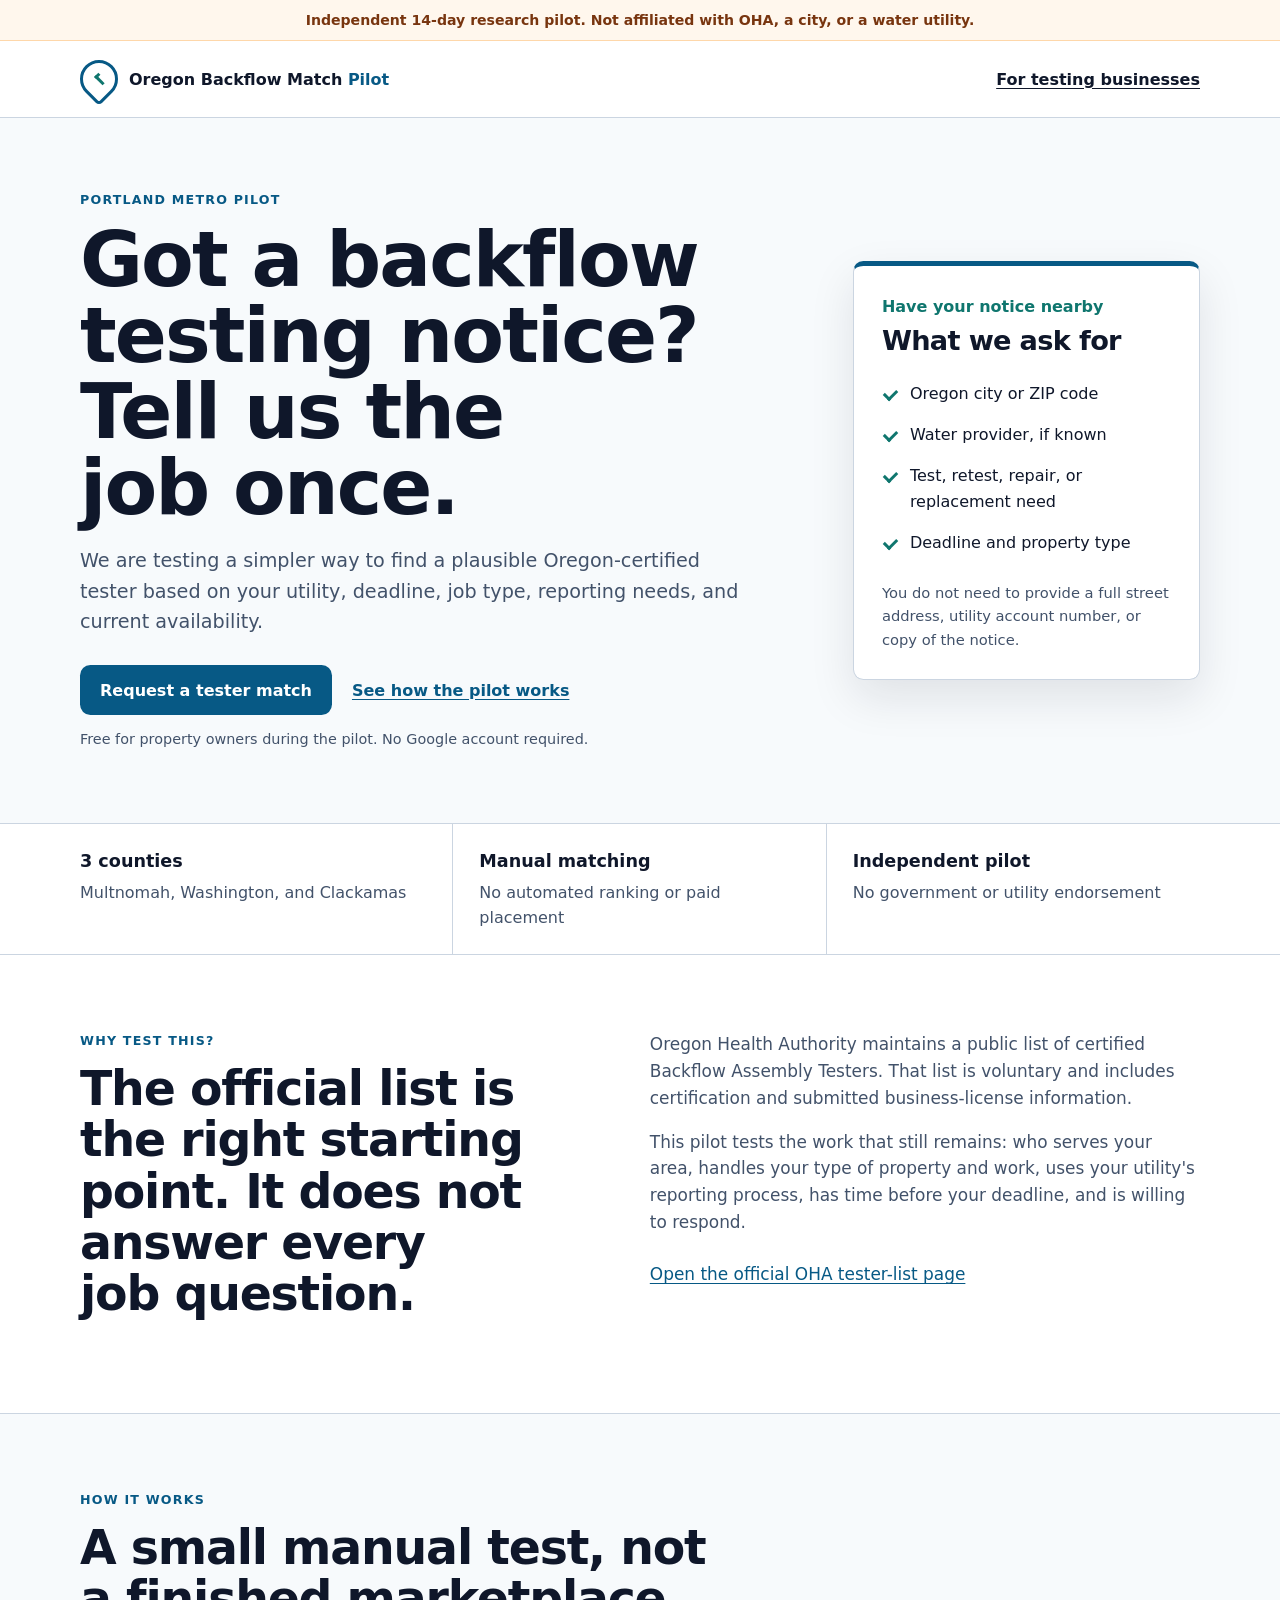
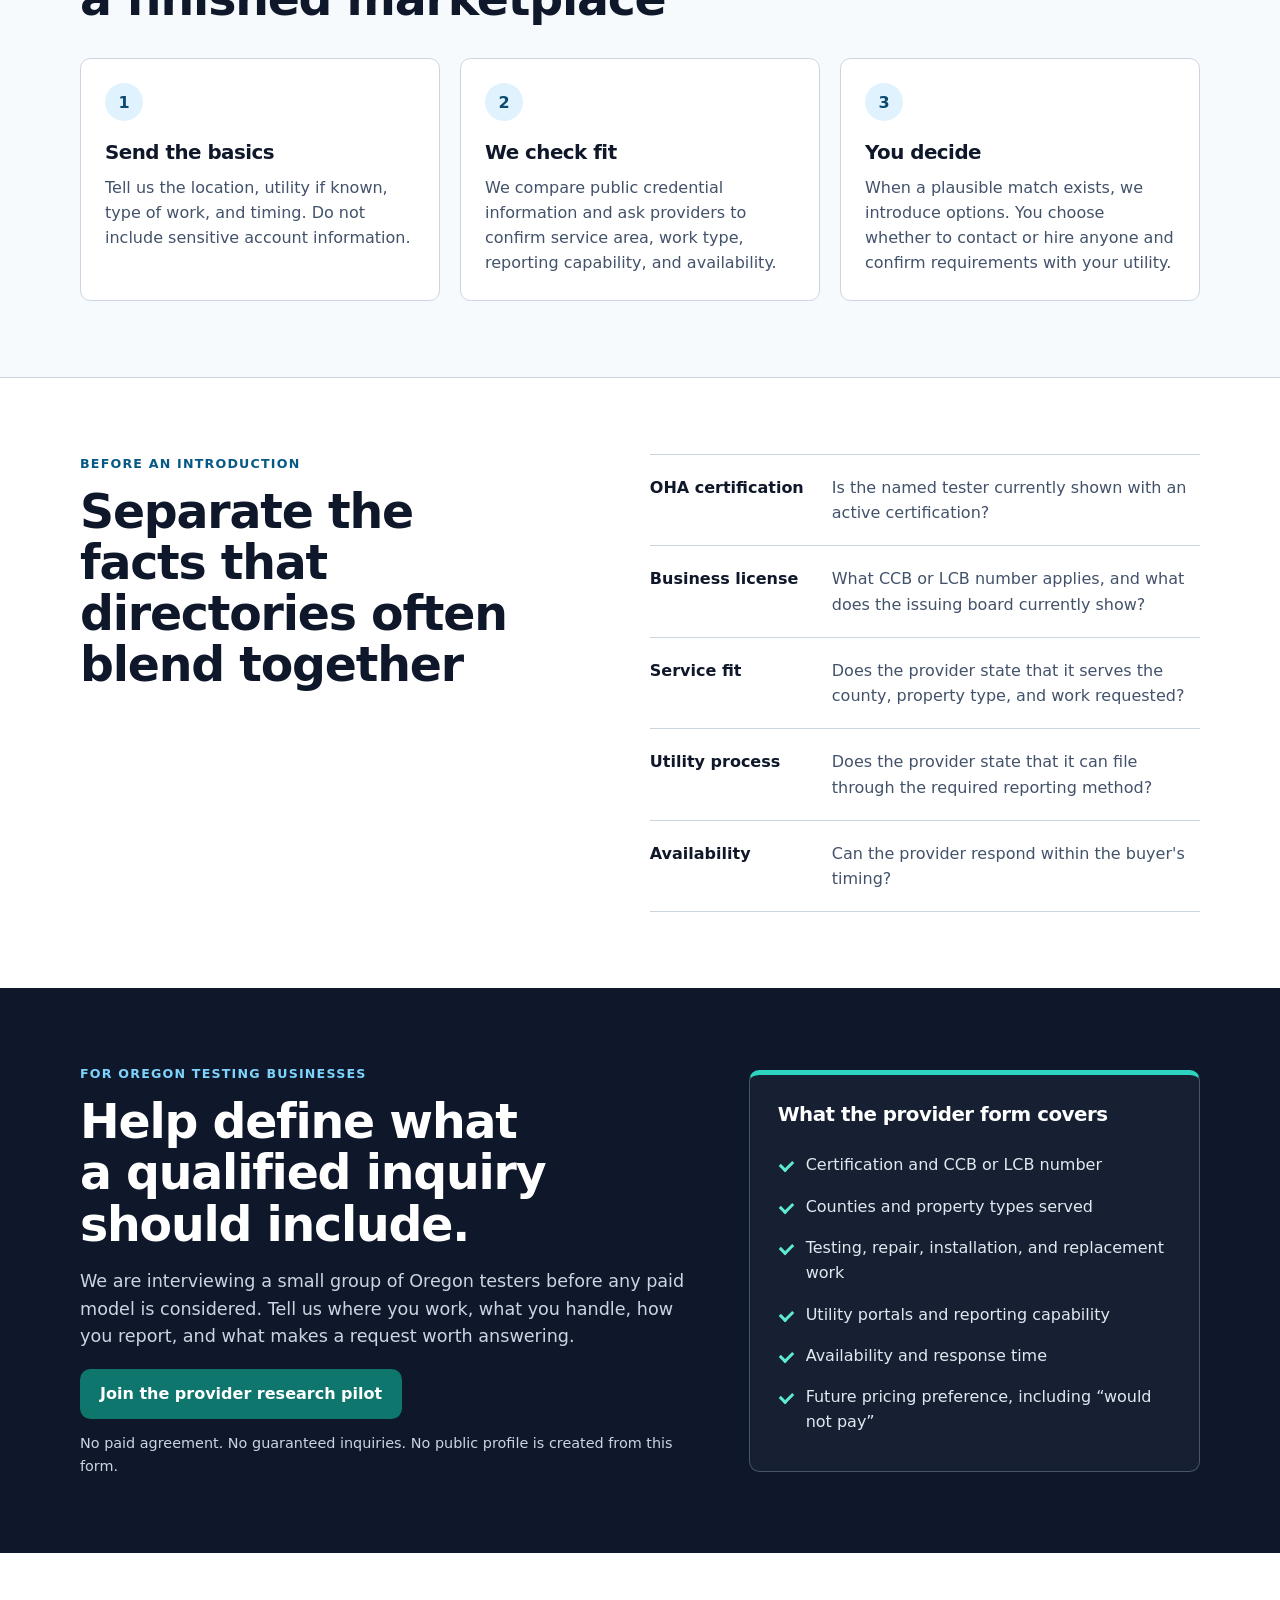
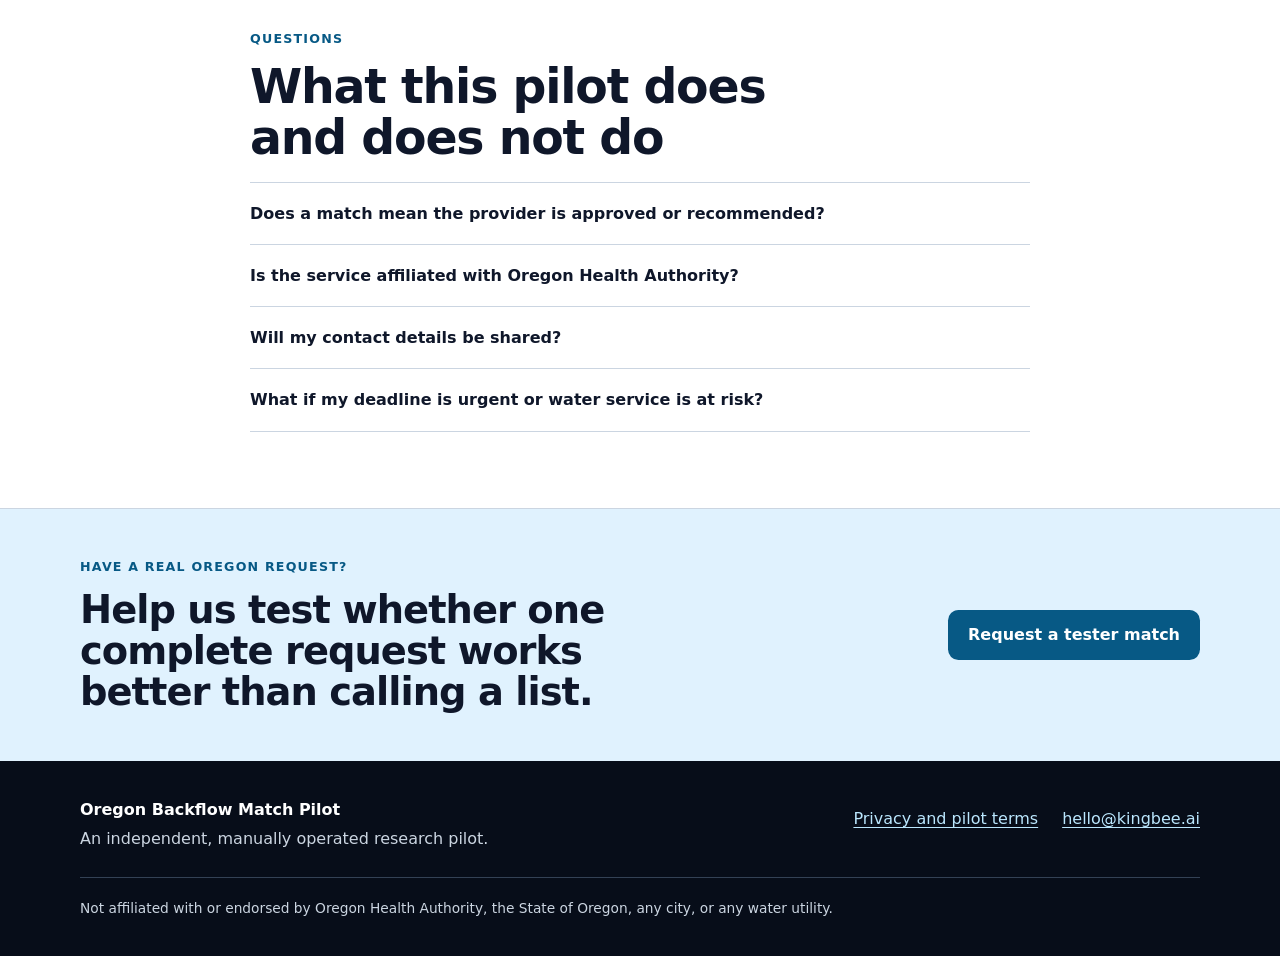
<file: index.html>
<!doctype html>
<html lang="en">
<head>
  <meta charset="utf-8">
  <meta name="viewport" content="width=device-width, initial-scale=1">
  <meta name="robots" content="noindex,nofollow">
  <meta name="description" content="An independent Oregon pilot that helps property owners request a backflow tester match based on utility, deadline, job type, and availability.">
  <title>Oregon Backflow Match Pilot</title>
  <link rel="stylesheet" href="styles.css">
</head>
<body>
  <a class="skip-link" href="#main">Skip to main content</a>
  <div class="pilot-banner" role="note">Independent 14-day research pilot. Not affiliated with OHA, a city, or a water utility.</div>

  <header class="site-header">
    <div class="wrap header-row">
      <a class="brand" href="./" aria-label="Oregon Backflow Match Pilot home">
        <span class="brand-mark" aria-hidden="true"><span></span></span>
        <span>Oregon Backflow Match <strong>Pilot</strong></span>
      </a>
      <a class="header-link" href="#for-testers">For testing businesses</a>
    </div>
  </header>

  <main id="main">
    <section class="hero" aria-labelledby="page-title">
      <div class="wrap hero-grid">
        <div class="hero-copy">
          <p class="eyebrow">Portland metro pilot</p>
          <h1 id="page-title">Got a backflow testing notice? Tell us the job once.</h1>
          <p class="hero-lead">We are testing a simpler way to find a plausible Oregon-certified tester based on your utility, deadline, job type, reporting needs, and current availability.</p>
          <div class="hero-actions">
            <a class="button button-primary" href="https://docs.google.com/forms/d/e/1FAIpQLSewcI4umrdaqGPJ1qq4n98gtYxNLoOVptTV9UqkweCesfySbA/viewform" target="_blank" rel="noopener">Request a tester match</a>
            <a class="text-link" href="#how-it-works">See how the pilot works</a>
          </div>
          <p class="microcopy">Free for property owners during the pilot. No Google account required.</p>
        </div>
        <aside class="notice-card" aria-labelledby="notice-title">
          <p class="card-kicker">Have your notice nearby</p>
          <h2 id="notice-title">What we ask for</h2>
          <ul class="check-list">
            <li>Oregon city or ZIP code</li>
            <li>Water provider, if known</li>
            <li>Test, retest, repair, or replacement need</li>
            <li>Deadline and property type</li>
          </ul>
          <p>You do not need to provide a full street address, utility account number, or copy of the notice.</p>
        </aside>
      </div>
    </section>

    <section class="facts" aria-label="Pilot facts">
      <div class="wrap fact-grid">
        <div><strong>3 counties</strong><span>Multnomah, Washington, and Clackamas</span></div>
        <div><strong>Manual matching</strong><span>No automated ranking or paid placement</span></div>
        <div><strong>Independent pilot</strong><span>No government or utility endorsement</span></div>
      </div>
    </section>

    <section class="section" aria-labelledby="why-title">
      <div class="wrap split">
        <div>
          <p class="eyebrow">Why test this?</p>
          <h2 id="why-title">The official list is the right starting point. It does not answer every job question.</h2>
        </div>
        <div class="prose">
          <p>Oregon Health Authority maintains a public list of certified Backflow Assembly Testers. That list is voluntary and includes certification and submitted business-license information.</p>
          <p>This pilot tests the work that still remains: who serves your area, handles your type of property and work, uses your utility's reporting process, has time before your deadline, and is willing to respond.</p>
          <p><a href="https://www.oregon.gov/oha/ph/healthyenvironments/drinkingwater/crossconnection/pages/publiclist.aspx" target="_blank" rel="noopener">Open the official OHA tester-list page</a></p>
        </div>
      </div>
    </section>

    <section class="section section-muted" id="how-it-works" aria-labelledby="how-title">
      <div class="wrap">
        <p class="eyebrow">How it works</p>
        <h2 id="how-title">A small manual test, not a finished marketplace</h2>
        <ol class="steps">
          <li>
            <span class="step-number">1</span>
            <h3>Send the basics</h3>
            <p>Tell us the location, utility if known, type of work, and timing. Do not include sensitive account information.</p>
          </li>
          <li>
            <span class="step-number">2</span>
            <h3>We check fit</h3>
            <p>We compare public credential information and ask providers to confirm service area, work type, reporting capability, and availability.</p>
          </li>
          <li>
            <span class="step-number">3</span>
            <h3>You decide</h3>
            <p>When a plausible match exists, we introduce options. You choose whether to contact or hire anyone and confirm requirements with your utility.</p>
          </li>
        </ol>
      </div>
    </section>

    <section class="section" aria-labelledby="checks-title">
      <div class="wrap split">
        <div>
          <p class="eyebrow">Before an introduction</p>
          <h2 id="checks-title">Separate the facts that directories often blend together</h2>
        </div>
        <ul class="detail-list">
          <li><strong>OHA certification</strong><span>Is the named tester currently shown with an active certification?</span></li>
          <li><strong>Business license</strong><span>What CCB or LCB number applies, and what does the issuing board currently show?</span></li>
          <li><strong>Service fit</strong><span>Does the provider state that it serves the county, property type, and work requested?</span></li>
          <li><strong>Utility process</strong><span>Does the provider state that it can file through the required reporting method?</span></li>
          <li><strong>Availability</strong><span>Can the provider respond within the buyer's timing?</span></li>
        </ul>
      </div>
    </section>

    <section class="section provider-section" id="for-testers" aria-labelledby="provider-title">
      <div class="wrap provider-grid">
        <div>
          <p class="eyebrow">For Oregon testing businesses</p>
          <h2 id="provider-title">Help define what a qualified inquiry should include.</h2>
          <p class="provider-lead">We are interviewing a small group of Oregon testers before any paid model is considered. Tell us where you work, what you handle, how you report, and what makes a request worth answering.</p>
          <a class="button button-secondary" href="https://docs.google.com/forms/d/e/1FAIpQLSdQLlglv6KeqEg4QOEr601xMDFKBGk63uaGO_SIK0rgfOaejQ/viewform" target="_blank" rel="noopener">Join the provider research pilot</a>
          <p class="microcopy">No paid agreement. No guaranteed inquiries. No public profile is created from this form.</p>
        </div>
        <aside class="provider-card">
          <h3>What the provider form covers</h3>
          <ul class="plain-list">
            <li>Certification and CCB or LCB number</li>
            <li>Counties and property types served</li>
            <li>Testing, repair, installation, and replacement work</li>
            <li>Utility portals and reporting capability</li>
            <li>Availability and response time</li>
            <li>Future pricing preference, including “would not pay”</li>
          </ul>
        </aside>
      </div>
    </section>

    <section class="section faq" aria-labelledby="faq-title">
      <div class="wrap narrow">
        <p class="eyebrow">Questions</p>
        <h2 id="faq-title">What this pilot does and does not do</h2>
        <details>
          <summary>Does a match mean the provider is approved or recommended?</summary>
          <p>No. A match means the available information appears relevant to the request. The pilot does not certify, approve, endorse, employ, or guarantee providers. Confirm requirements with your water utility and provider before hiring.</p>
        </details>
        <details>
          <summary>Is the service affiliated with Oregon Health Authority?</summary>
          <p>No. It is an independent research pilot. OHA's public list is one source used to check certification information.</p>
        </details>
        <details>
          <summary>Will my contact details be shared?</summary>
          <p>The buyer form asks you to choose. If you consent, the request may be shared with plausible matched providers. If you do not consent, we can send public-source options without forwarding your contact details.</p>
        </details>
        <details>
          <summary>What if my deadline is urgent or water service is at risk?</summary>
          <p>Contact your water provider directly. This pilot does not provide emergency, legal, plumbing, or regulatory advice and cannot guarantee a response time.</p>
        </details>
      </div>
    </section>

    <section class="final-cta" aria-labelledby="final-title">
      <div class="wrap final-inner">
        <div>
          <p class="eyebrow">Have a real Oregon request?</p>
          <h2 id="final-title">Help us test whether one complete request works better than calling a list.</h2>
        </div>
        <a class="button button-primary" href="https://docs.google.com/forms/d/e/1FAIpQLSewcI4umrdaqGPJ1qq4n98gtYxNLoOVptTV9UqkweCesfySbA/viewform" target="_blank" rel="noopener">Request a tester match</a>
      </div>
    </section>
  </main>

  <footer class="site-footer">
    <div class="wrap footer-grid">
      <div>
        <strong>Oregon Backflow Match Pilot</strong>
        <p>An independent, manually operated research pilot.</p>
      </div>
      <nav aria-label="Footer">
        <a href="privacy.html">Privacy and pilot terms</a>
        <a href="mailto:hello@kingbee.ai">hello@kingbee.ai</a>
      </nav>
    </div>
    <div class="wrap footer-disclosure">Not affiliated with or endorsed by Oregon Health Authority, the State of Oregon, any city, or any water utility.</div>
  </footer>
</body>
</html>
</file>
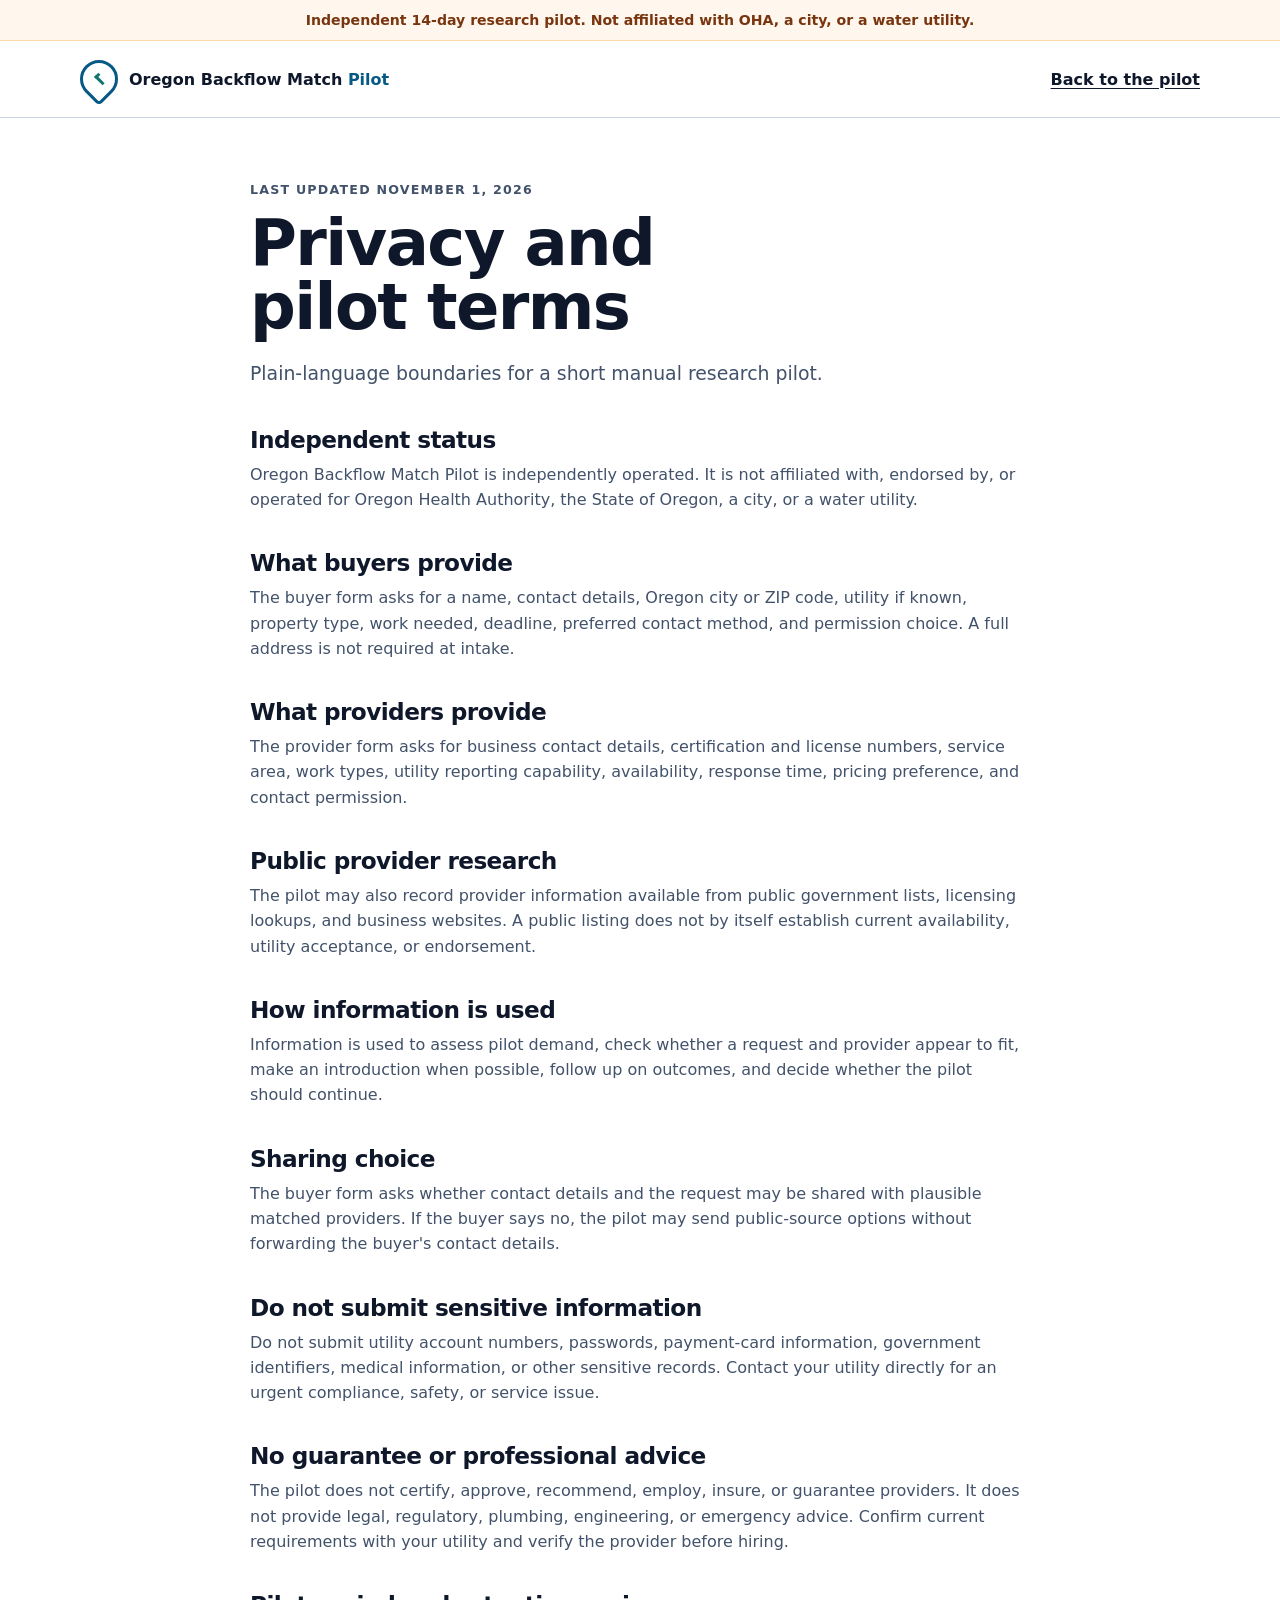
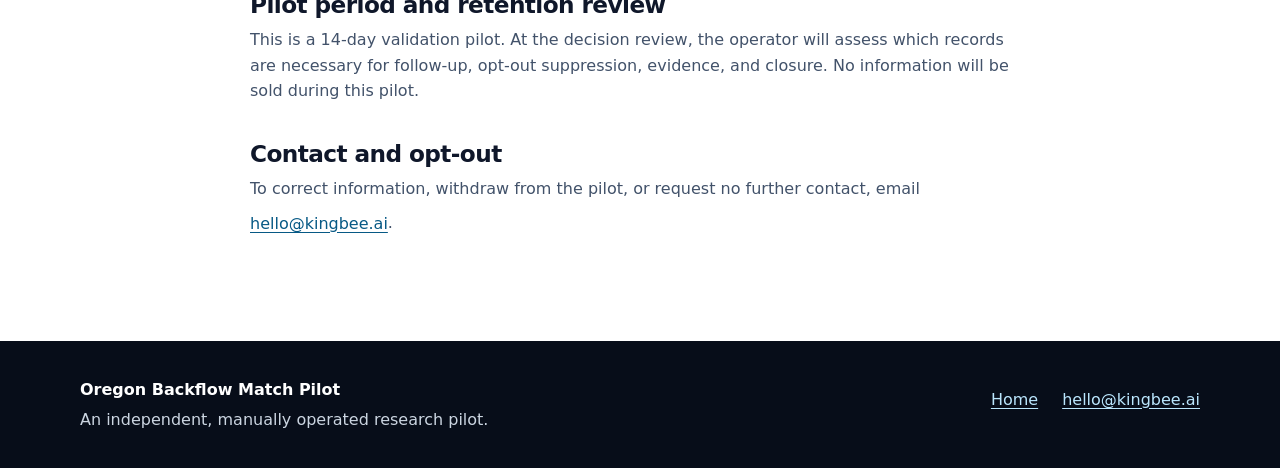
<file: privacy.html>
<!doctype html>
<html lang="en">
<head>
  <meta charset="utf-8">
  <meta name="viewport" content="width=device-width, initial-scale=1">
  <meta name="robots" content="noindex,nofollow">
  <meta name="description" content="Privacy and operating terms for the independent Oregon Backflow Match Pilot.">
  <title>Privacy and Pilot Terms | Oregon Backflow Match Pilot</title>
  <link rel="stylesheet" href="styles.css">
</head>
<body>
  <a class="skip-link" href="#main">Skip to main content</a>
  <div class="pilot-banner" role="note">Independent 14-day research pilot. Not affiliated with OHA, a city, or a water utility.</div>
  <header class="site-header">
    <div class="wrap header-row">
      <a class="brand" href="./" aria-label="Oregon Backflow Match Pilot home">
        <span class="brand-mark" aria-hidden="true"><span></span></span>
        <span>Oregon Backflow Match <strong>Pilot</strong></span>
      </a>
      <a class="header-link" href="./">Back to the pilot</a>
    </div>
  </header>

  <main id="main" class="legal-main">
    <div class="wrap narrow legal-copy">
      <p class="eyebrow">Last updated November 1, 2026</p>
      <h1>Privacy and pilot terms</h1>
      <p class="legal-lead">Plain-language boundaries for a short manual research pilot.</p>

      <h2>Independent status</h2>
      <p>Oregon Backflow Match Pilot is independently operated. It is not affiliated with, endorsed by, or operated for Oregon Health Authority, the State of Oregon, a city, or a water utility.</p>

      <h2>What buyers provide</h2>
      <p>The buyer form asks for a name, contact details, Oregon city or ZIP code, utility if known, property type, work needed, deadline, preferred contact method, and permission choice. A full address is not required at intake.</p>

      <h2>What providers provide</h2>
      <p>The provider form asks for business contact details, certification and license numbers, service area, work types, utility reporting capability, availability, response time, pricing preference, and contact permission.</p>

      <h2>Public provider research</h2>
      <p>The pilot may also record provider information available from public government lists, licensing lookups, and business websites. A public listing does not by itself establish current availability, utility acceptance, or endorsement.</p>

      <h2>How information is used</h2>
      <p>Information is used to assess pilot demand, check whether a request and provider appear to fit, make an introduction when possible, follow up on outcomes, and decide whether the pilot should continue.</p>

      <h2>Sharing choice</h2>
      <p>The buyer form asks whether contact details and the request may be shared with plausible matched providers. If the buyer says no, the pilot may send public-source options without forwarding the buyer's contact details.</p>

      <h2>Do not submit sensitive information</h2>
      <p>Do not submit utility account numbers, passwords, payment-card information, government identifiers, medical information, or other sensitive records. Contact your utility directly for an urgent compliance, safety, or service issue.</p>

      <h2>No guarantee or professional advice</h2>
      <p>The pilot does not certify, approve, recommend, employ, insure, or guarantee providers. It does not provide legal, regulatory, plumbing, engineering, or emergency advice. Confirm current requirements with your utility and verify the provider before hiring.</p>

      <h2>Pilot period and retention review</h2>
      <p>This is a 14-day validation pilot. At the decision review, the operator will assess which records are necessary for follow-up, opt-out suppression, evidence, and closure. No information will be sold during this pilot.</p>

      <h2>Contact and opt-out</h2>
      <p>To correct information, withdraw from the pilot, or request no further contact, email <a href="mailto:hello@kingbee.ai">hello@kingbee.ai</a>.</p>
    </div>
  </main>

  <footer class="site-footer">
    <div class="wrap footer-grid">
      <div><strong>Oregon Backflow Match Pilot</strong><p>An independent, manually operated research pilot.</p></div>
      <nav aria-label="Footer"><a href="./">Home</a><a href="mailto:hello@kingbee.ai">hello@kingbee.ai</a></nav>
    </div>
  </footer>
</body>
</html>
</file>
<file: styles.css>
:root {
  --ink: #0f172a;
  --ink-soft: #42526a;
  --muted: #eef3f7;
  --paper: #ffffff;
  --canvas: #f7fafc;
  --line: #cbd5e1;
  --line-strong: #94a3b8;
  --blue: #075985;
  --blue-hover: #0c4a6e;
  --blue-soft: #e0f2fe;
  --teal: #0f766e;
  --teal-hover: #115e59;
  --amber: #92400e;
  --amber-soft: #fff7ed;
  --focus: #f59e0b;
  --radius: .65rem;
  --shadow: 0 18px 45px rgba(15, 23, 42, .1);
  --sans: ui-sans-serif, system-ui, -apple-system, BlinkMacSystemFont, "Segoe UI", sans-serif;
}

* { box-sizing: border-box; }
html { min-width: 320px; scroll-behavior: smooth; }
body {
  margin: 0;
  min-width: 320px;
  background: var(--paper);
  color: var(--ink);
  font: 16px/1.58 var(--sans);
  -webkit-font-smoothing: antialiased;
}
a { color: var(--blue); text-underline-offset: .18em; }
a:hover { color: var(--blue-hover); }
a, button, summary { min-height: 44px; }
:where(a, button, summary):focus-visible {
  outline: 3px solid var(--focus);
  outline-offset: 3px;
}
.wrap { width: min(1120px, calc(100% - 40px)); margin-inline: auto; }
.narrow { max-width: 780px; }
.skip-link {
  position: fixed;
  z-index: 100;
  top: 12px;
  left: 12px;
  transform: translateY(-160%);
  display: inline-flex;
  align-items: center;
  padding: 10px 14px;
  border-radius: var(--radius);
  background: var(--ink);
  color: white;
}
.skip-link:focus { transform: none; }

.pilot-banner {
  padding: 9px 16px;
  border-bottom: 1px solid #fed7aa;
  background: var(--amber-soft);
  color: #78350f;
  text-align: center;
  font-size: .88rem;
  font-weight: 750;
}
.site-header { border-bottom: 1px solid var(--line); background: var(--paper); }
.header-row {
  display: flex;
  align-items: center;
  justify-content: space-between;
  gap: 20px;
  min-height: 76px;
}
.brand {
  display: inline-flex;
  align-items: center;
  gap: 11px;
  min-width: 0;
  color: var(--ink);
  font-weight: 800;
  text-decoration: none;
}
.brand strong { color: var(--blue); }
.brand-mark {
  position: relative;
  flex: 0 0 38px;
  width: 38px;
  height: 38px;
  border: 3px solid var(--blue);
  border-radius: 50% 50% 50% 12%;
  transform: rotate(-45deg);
}
.brand-mark span {
  position: absolute;
  width: 12px;
  height: 6px;
  left: 11px;
  top: 14px;
  border-left: 3px solid var(--teal);
  border-bottom: 3px solid var(--teal);
  transform: rotate(90deg);
}
.header-link {
  display: inline-flex;
  align-items: center;
  color: var(--ink);
  font-weight: 750;
}

.hero { background: var(--canvas); border-bottom: 1px solid var(--line); }
.hero-grid {
  display: grid;
  grid-template-columns: minmax(0, 1.35fr) minmax(300px, .65fr);
  gap: 52px;
  align-items: center;
  padding-block: 72px;
}
.hero-copy { max-width: 720px; }
.eyebrow {
  margin: 0 0 12px;
  color: var(--blue);
  font-size: .79rem;
  font-weight: 850;
  letter-spacing: .095em;
  text-transform: uppercase;
}
h1, h2, h3 { margin-top: 0; color: var(--ink); letter-spacing: -.025em; text-wrap: balance; }
h1 { margin-bottom: 20px; font-size: clamp(2.55rem, 6vw, 4.8rem); line-height: .99; }
h2 { margin-bottom: 18px; font-size: clamp(1.85rem, 3.7vw, 3rem); line-height: 1.08; }
h3 { margin-bottom: 10px; font-size: 1.24rem; line-height: 1.18; }
p { margin-top: 0; }
.hero-lead { max-width: 680px; margin-bottom: 28px; color: var(--ink-soft); font-size: 1.2rem; }
.hero-actions { display: flex; flex-wrap: wrap; align-items: center; gap: 12px 20px; }
.button {
  display: inline-flex;
  align-items: center;
  justify-content: center;
  min-height: 50px;
  padding: 12px 20px;
  border-radius: var(--radius);
  font-weight: 850;
  text-decoration: none;
}
.button-primary { background: var(--blue); color: white; }
.button-primary:hover { background: var(--blue-hover); color: white; }
.button-secondary { background: var(--teal); color: white; }
.button-secondary:hover { background: var(--teal-hover); color: white; }
.text-link { display: inline-flex; align-items: center; font-weight: 780; }
.microcopy { margin: 13px 0 0; color: var(--ink-soft); font-size: .9rem; }
.notice-card, .provider-card {
  border: 1px solid var(--line);
  border-top: 5px solid var(--blue);
  border-radius: var(--radius);
  background: var(--paper);
  padding: 28px;
  box-shadow: var(--shadow);
}
.notice-card h2 { font-size: 1.7rem; }
.card-kicker { margin-bottom: 6px; color: var(--teal); font-weight: 850; }
.check-list, .plain-list { margin: 18px 0; padding: 0; list-style: none; }
.check-list li, .plain-list li { position: relative; padding: 8px 0 8px 28px; }
.check-list li::before, .plain-list li::before {
  content: "";
  position: absolute;
  left: 2px;
  top: 16px;
  width: 10px;
  height: 6px;
  border-left: 3px solid var(--teal);
  border-bottom: 3px solid var(--teal);
  transform: rotate(-45deg);
}
.notice-card > p:last-child { margin-bottom: 0; color: var(--ink-soft); font-size: .92rem; }

.facts { border-bottom: 1px solid var(--line); }
.fact-grid { display: grid; grid-template-columns: repeat(3, 1fr); }
.fact-grid > div { padding: 24px 26px; border-right: 1px solid var(--line); }
.fact-grid > div:first-child { padding-left: 0; }
.fact-grid > div:last-child { border-right: 0; padding-right: 0; }
.fact-grid strong, .fact-grid span { display: block; }
.fact-grid strong { font-size: 1.1rem; }
.fact-grid span { margin-top: 4px; color: var(--ink-soft); }

.section { padding-block: 76px; }
.section-muted { background: var(--canvas); border-block: 1px solid var(--line); }
.split { display: grid; grid-template-columns: minmax(0, .95fr) minmax(0, 1.05fr); gap: 72px; align-items: start; }
.prose { color: var(--ink-soft); font-size: 1.06rem; }
.prose p:last-child { margin-bottom: 0; }
.prose a, .legal-copy a:not(.button) { display: inline-flex; align-items: center; min-height: 44px; }
.steps { display: grid; grid-template-columns: repeat(3, 1fr); gap: 20px; margin: 34px 0 0; padding: 0; list-style: none; }
.steps li { border: 1px solid var(--line); border-radius: var(--radius); background: var(--paper); padding: 24px; }
.step-number {
  display: inline-flex;
  align-items: center;
  justify-content: center;
  width: 38px;
  height: 38px;
  margin-bottom: 20px;
  border-radius: 50%;
  background: var(--blue-soft);
  color: var(--blue-hover);
  font-weight: 900;
}
.steps p { margin-bottom: 0; color: var(--ink-soft); }
.detail-list { margin: 0; padding: 0; list-style: none; border-top: 1px solid var(--line); }
.detail-list li { display: grid; grid-template-columns: 160px 1fr; gap: 22px; padding: 20px 0; border-bottom: 1px solid var(--line); }
.detail-list span { color: var(--ink-soft); }

.provider-section { background: var(--ink); color: white; }
.provider-section h2, .provider-section h3 { color: white; }
.provider-section .eyebrow { color: #7dd3fc; }
.provider-grid { display: grid; grid-template-columns: minmax(0, 1.15fr) minmax(300px, .85fr); gap: 58px; align-items: center; }
.provider-lead { max-width: 650px; color: #cbd5e1; font-size: 1.1rem; }
.provider-section .microcopy { color: #cbd5e1; }
.provider-card { border-color: #475569; border-top-color: #2dd4bf; background: #172033; box-shadow: none; }
.provider-card .plain-list { margin-bottom: 0; }
.provider-card .plain-list li { color: #e2e8f0; }
.provider-card .plain-list li::before { border-color: #5eead4; }

.faq details { border-bottom: 1px solid var(--line); }
.faq details:first-of-type { border-top: 1px solid var(--line); }
.faq summary { display: flex; align-items: center; padding: 18px 44px 18px 0; cursor: pointer; font-weight: 830; }
.faq details p { max-width: 700px; padding: 0 0 20px; color: var(--ink-soft); }
.final-cta { border-top: 1px solid var(--line); background: var(--blue-soft); }
.final-inner { display: flex; align-items: center; justify-content: space-between; gap: 36px; padding-block: 48px; }
.final-inner h2 { max-width: 760px; margin-bottom: 0; font-size: clamp(1.7rem, 3vw, 2.6rem); }

.site-footer { padding-block: 36px; background: #070d19; color: #cbd5e1; }
.footer-grid { display: flex; align-items: flex-start; justify-content: space-between; gap: 30px; }
.footer-grid strong { color: white; }
.footer-grid p { margin: 4px 0 0; }
.footer-grid nav { display: flex; flex-wrap: wrap; gap: 12px 24px; }
.footer-grid a { display: inline-flex; align-items: center; color: #bae6fd; }
.footer-disclosure { margin-top: 26px; padding-top: 20px; border-top: 1px solid #334155; font-size: .86rem; }

.legal-main { padding-block: 62px 80px; }
.legal-copy h1 { font-size: clamp(2.4rem, 6vw, 4rem); }
.legal-copy h2 { margin-top: 38px; margin-bottom: 10px; font-size: 1.45rem; }
.legal-copy p { color: var(--ink-soft); }
.legal-copy .legal-lead { font-size: 1.18rem; }

@media (max-width: 820px) {
  .hero-grid, .split, .provider-grid { grid-template-columns: 1fr; gap: 38px; }
  .hero-grid { padding-block: 52px; }
  .steps { grid-template-columns: 1fr; }
  .fact-grid { grid-template-columns: 1fr; }
  .fact-grid > div, .fact-grid > div:first-child, .fact-grid > div:last-child { padding: 18px 0; border-right: 0; border-bottom: 1px solid var(--line); }
  .fact-grid > div:last-child { border-bottom: 0; }
  .final-inner { align-items: flex-start; flex-direction: column; }
}

@media (max-width: 560px) {
  .wrap { width: min(100% - 28px, 1120px); }
  .pilot-banner { text-align: left; }
  .header-row { min-height: 68px; }
  .brand { font-size: .94rem; }
  .brand-mark { flex-basis: 32px; width: 32px; height: 32px; }
  .brand-mark span { left: 8px; top: 11px; }
  .header-link { display: none; }
  h1 { font-size: clamp(2.35rem, 13vw, 3.5rem); }
  .hero-actions, .hero-actions .button, .final-inner .button { width: 100%; }
  .text-link { justify-content: center; }
  .notice-card, .provider-card { padding: 22px; }
  .section { padding-block: 56px; }
  .detail-list li { grid-template-columns: 1fr; gap: 5px; }
  .footer-grid { flex-direction: column; }
  .footer-grid nav { flex-direction: column; gap: 0; }
  .footer-grid nav a { min-width: 44px; }
}

@media (prefers-reduced-motion: reduce) {
  html { scroll-behavior: auto; }
  *, *::before, *::after { transition: none !important; }
}
</file>
